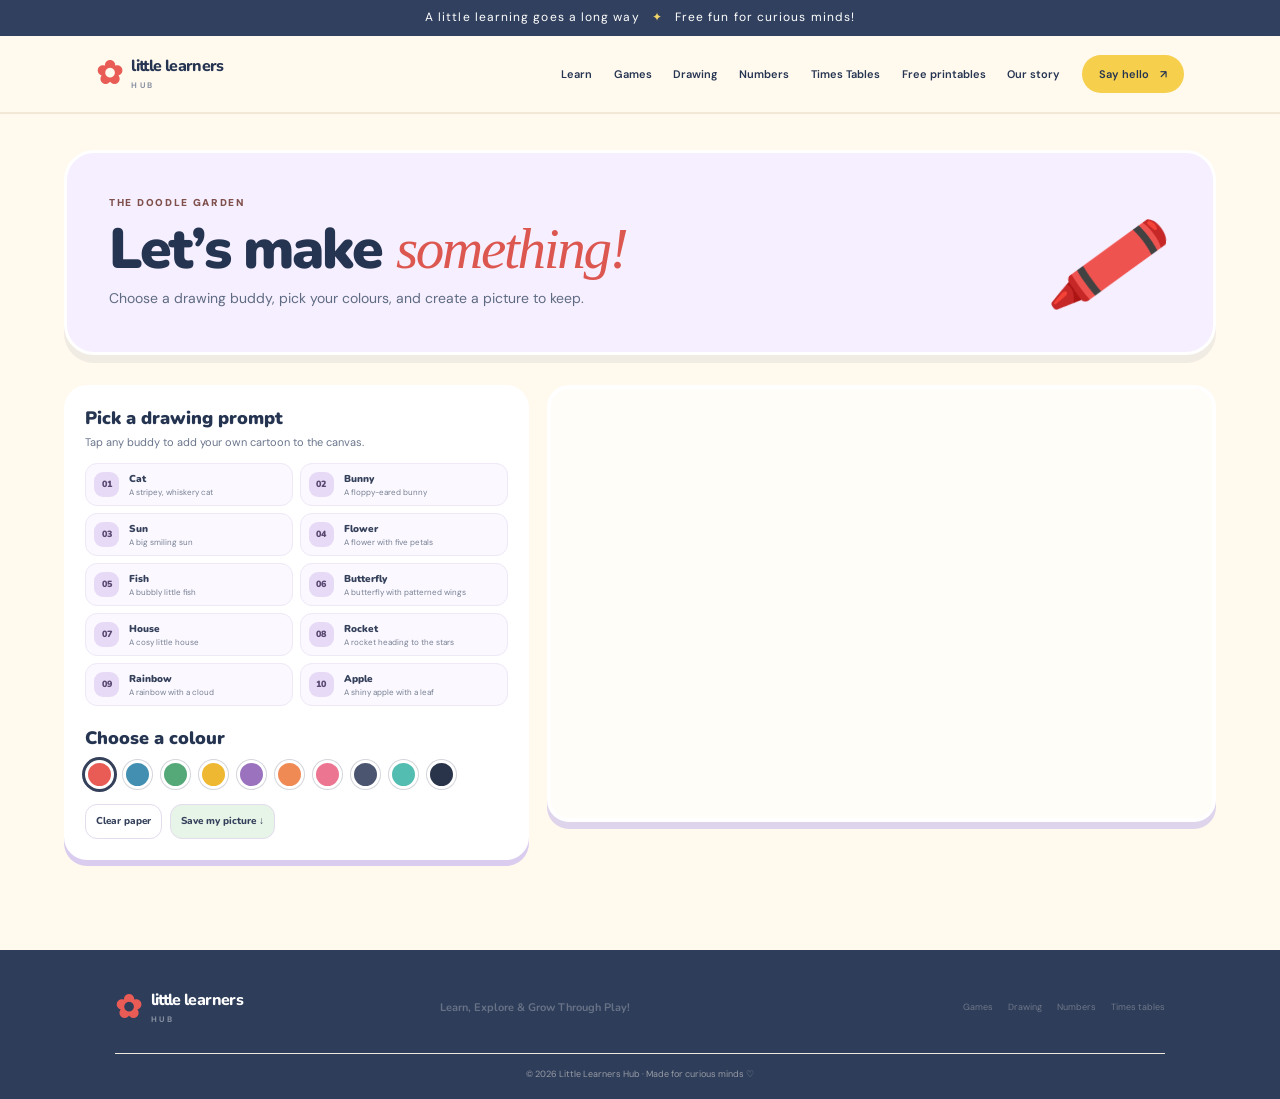
<file: drawing.html>
<!doctype html><html lang="en"><head><meta charset="utf-8"><meta name="viewport" content="width=device-width,initial-scale=1"><meta name="theme-color" content="#fff9ee"><meta name="description" content="Draw ten original cartoon friends in a free preschool art studio. Save your picture as a PNG."><title>Free Drawing Studio | Little Learners Hub</title><link rel="preconnect" href="https://fonts.googleapis.com"><link rel="preconnect" href="https://fonts.gstatic.com" crossorigin><link href="https://fonts.googleapis.com/css2?family=DM+Sans:wght@400;600;700&family=Nunito:wght@600;700;800;900&display=swap" rel="stylesheet"><link rel="stylesheet" href="styles.css"></head><body><div class="announcement">A little learning goes a long way <span>✦</span> Free fun for curious minds!</div><header class="header"><a class="brand" href="index.html" aria-label="Little Learners Hub home"><span class="brand-mark">✿</span><span>little learners<small>HUB</small></span></a><button class="menu-toggle" aria-label="Open menu" aria-expanded="false">☰</button><nav class="nav"><a href="index.html#resources">Learn</a><a href="games.html">Games</a><a href="drawing.html">Drawing</a><a href="numbers.html">Numbers</a><a href="times-tables.html">Times Tables</a><a href="index.html#freebies">Free printables</a><a href="index.html#about">Our story</a><a href="index.html#contact" class="nav-cta">Say hello <span>↗</span></a></nav></header><main class="subpage-shell drawing-page"><section class="subpage-intro intro-drawing"><span class="page-kicker">THE DOODLE GARDEN</span><h1>Let’s make <em>something!</em></h1><p>Choose a drawing buddy, pick your colours, and create a picture to keep.</p><span class="intro-doodle" aria-hidden="true">🖍️</span></section><div class="drawing-layout"><section class="drawing-tools"><h2>Pick a drawing prompt</h2><p>Tap any buddy to add your own cartoon to the canvas.</p><div class="prompt-grid" id="drawingPrompts"></div><h2>Choose a colour</h2><div class="drawing-palette" id="drawingPalette" role="group" aria-label="Drawing colours"></div><div class="drawing-actions"><button class="studio-tool" type="button" id="drawingClear">Clear paper</button><a class="studio-tool save-drawing" id="drawingSave" download="my-little-drawing.png">Save my picture ↓</a></div></section><canvas class="drawing-canvas" id="artCanvas" width="800" height="520" aria-label="Drawing paper. Draw with a finger, stylus, or mouse."></canvas></div></main><footer class="footer"><a class="brand footer-brand" href="index.html"><span class="brand-mark">✿</span><span>little learners<small>HUB</small></span></a><p>Learn, Explore &amp; Grow Through Play!</p><div class="footer-links"><a href="games.html">Games</a><a href="drawing.html">Drawing</a><a href="numbers.html">Numbers</a><a href="times-tables.html">Times tables</a></div><div class="copyright">© <span data-year></span> Little Learners Hub · Made for curious minds ♡</div></footer><script src="site.js"></script><script src="drawing.js"></script></body></html>
</file>
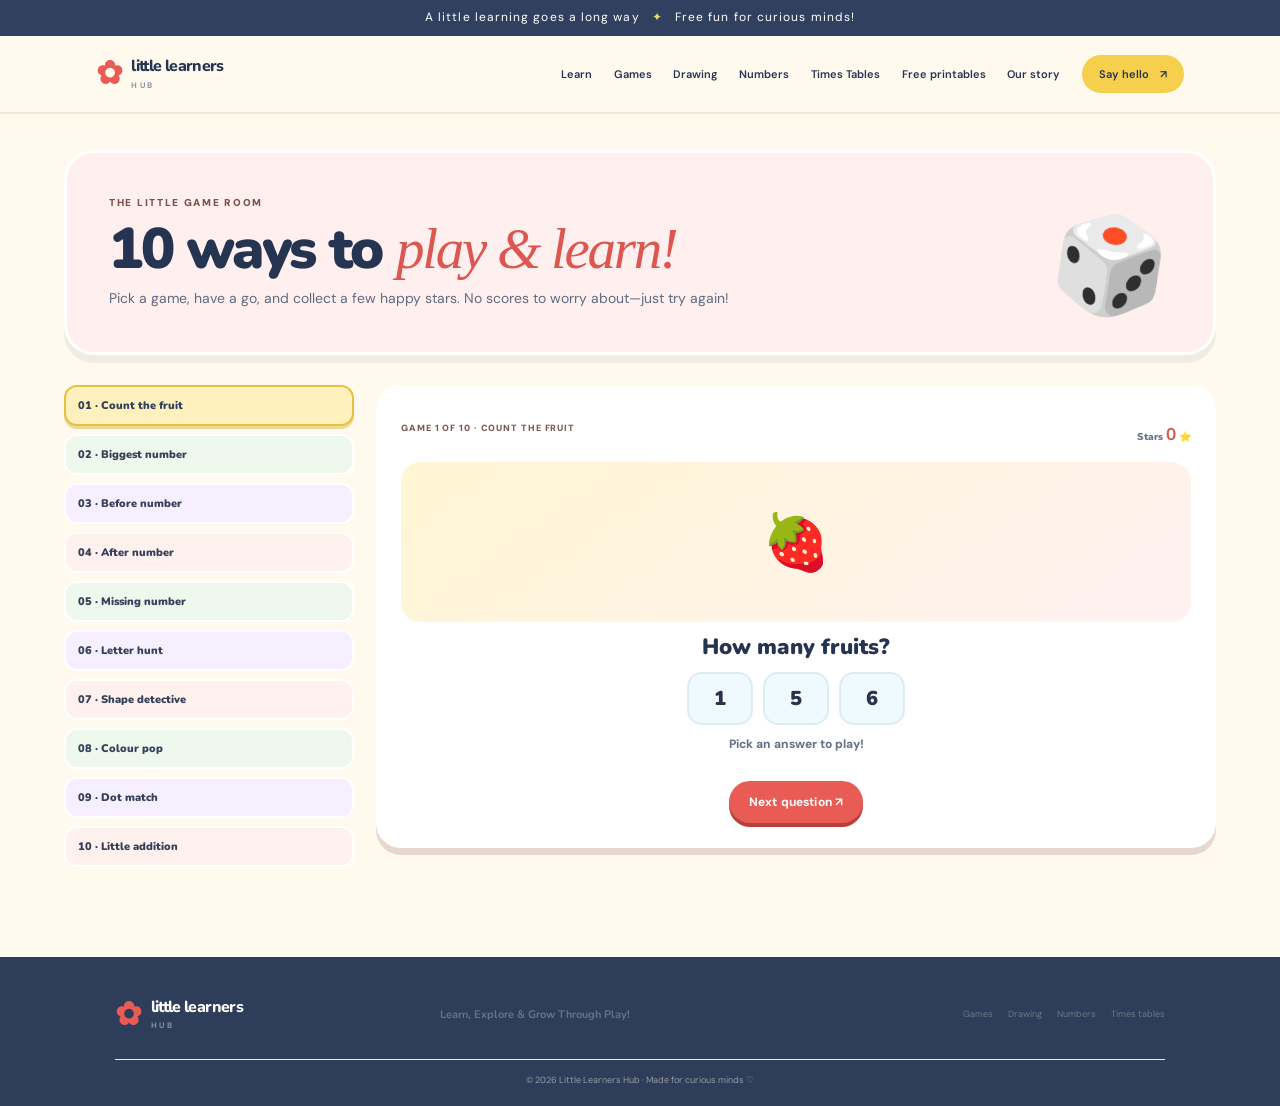
<file: games.html>
<!doctype html><html lang="en"><head><meta charset="utf-8"><meta name="viewport" content="width=device-width,initial-scale=1"><meta name="theme-color" content="#fff9ee"><meta name="description" content="Play ten free preschool games for counting, letters, shapes and early learning."><title>Free Kids Games | Little Learners Hub</title><link rel="preconnect" href="https://fonts.googleapis.com"><link rel="preconnect" href="https://fonts.gstatic.com" crossorigin><link href="https://fonts.googleapis.com/css2?family=DM+Sans:wght@400;600;700&family=Nunito:wght@600;700;800;900&display=swap" rel="stylesheet"><link rel="stylesheet" href="styles.css"></head><body><div class="announcement">A little learning goes a long way <span>✦</span> Free fun for curious minds!</div><header class="header"><a class="brand" href="index.html" aria-label="Little Learners Hub home"><span class="brand-mark">✿</span><span>little learners<small>HUB</small></span></a><button class="menu-toggle" aria-label="Open menu" aria-expanded="false">☰</button><nav class="nav"><a href="index.html#resources">Learn</a><a href="games.html">Games</a><a href="drawing.html">Drawing</a><a href="numbers.html">Numbers</a><a href="times-tables.html">Times Tables</a><a href="index.html#freebies">Free printables</a><a href="index.html#about">Our story</a><a href="index.html#contact" class="nav-cta">Say hello <span>↗</span></a></nav></header><main class="subpage-shell games-page"><section class="subpage-intro intro-games"><span class="page-kicker">THE LITTLE GAME ROOM</span><h1>10 ways to <em>play &amp; learn!</em></h1><p>Pick a game, have a go, and collect a few happy stars. No scores to worry about—just try again!</p><span class="intro-doodle" aria-hidden="true">🎲</span></section><div class="mission-layout"><aside class="mission-list" aria-label="Choose one of ten games" id="gameList"></aside><section class="mission-challenge" aria-live="polite"><div class="challenge-topline"><span id="gameNumberLabel">GAME 1 OF 10</span><span class="game-score">Stars <b id="gameScore">0</b> ⭐</span></div><div class="challenge-visual" id="challengeVisual"></div><h2 id="challengePrompt"></h2><div class="challenge-answers" id="challengeAnswers"></div><p id="challengeFeedback" class="challenge-feedback">Pick an answer to play!</p><button class="button button-coral" id="gameNext" type="button">Next question ↗</button></section></div></main><footer class="footer"><a class="brand footer-brand" href="index.html"><span class="brand-mark">✿</span><span>little learners<small>HUB</small></span></a><p>Learn, Explore &amp; Grow Through Play!</p><div class="footer-links"><a href="games.html">Games</a><a href="drawing.html">Drawing</a><a href="numbers.html">Numbers</a><a href="times-tables.html">Times tables</a></div><div class="copyright">© <span data-year></span> Little Learners Hub · Made for curious minds ♡</div></footer><script src="site.js"></script><script src="games.js"></script></body></html>
</file>
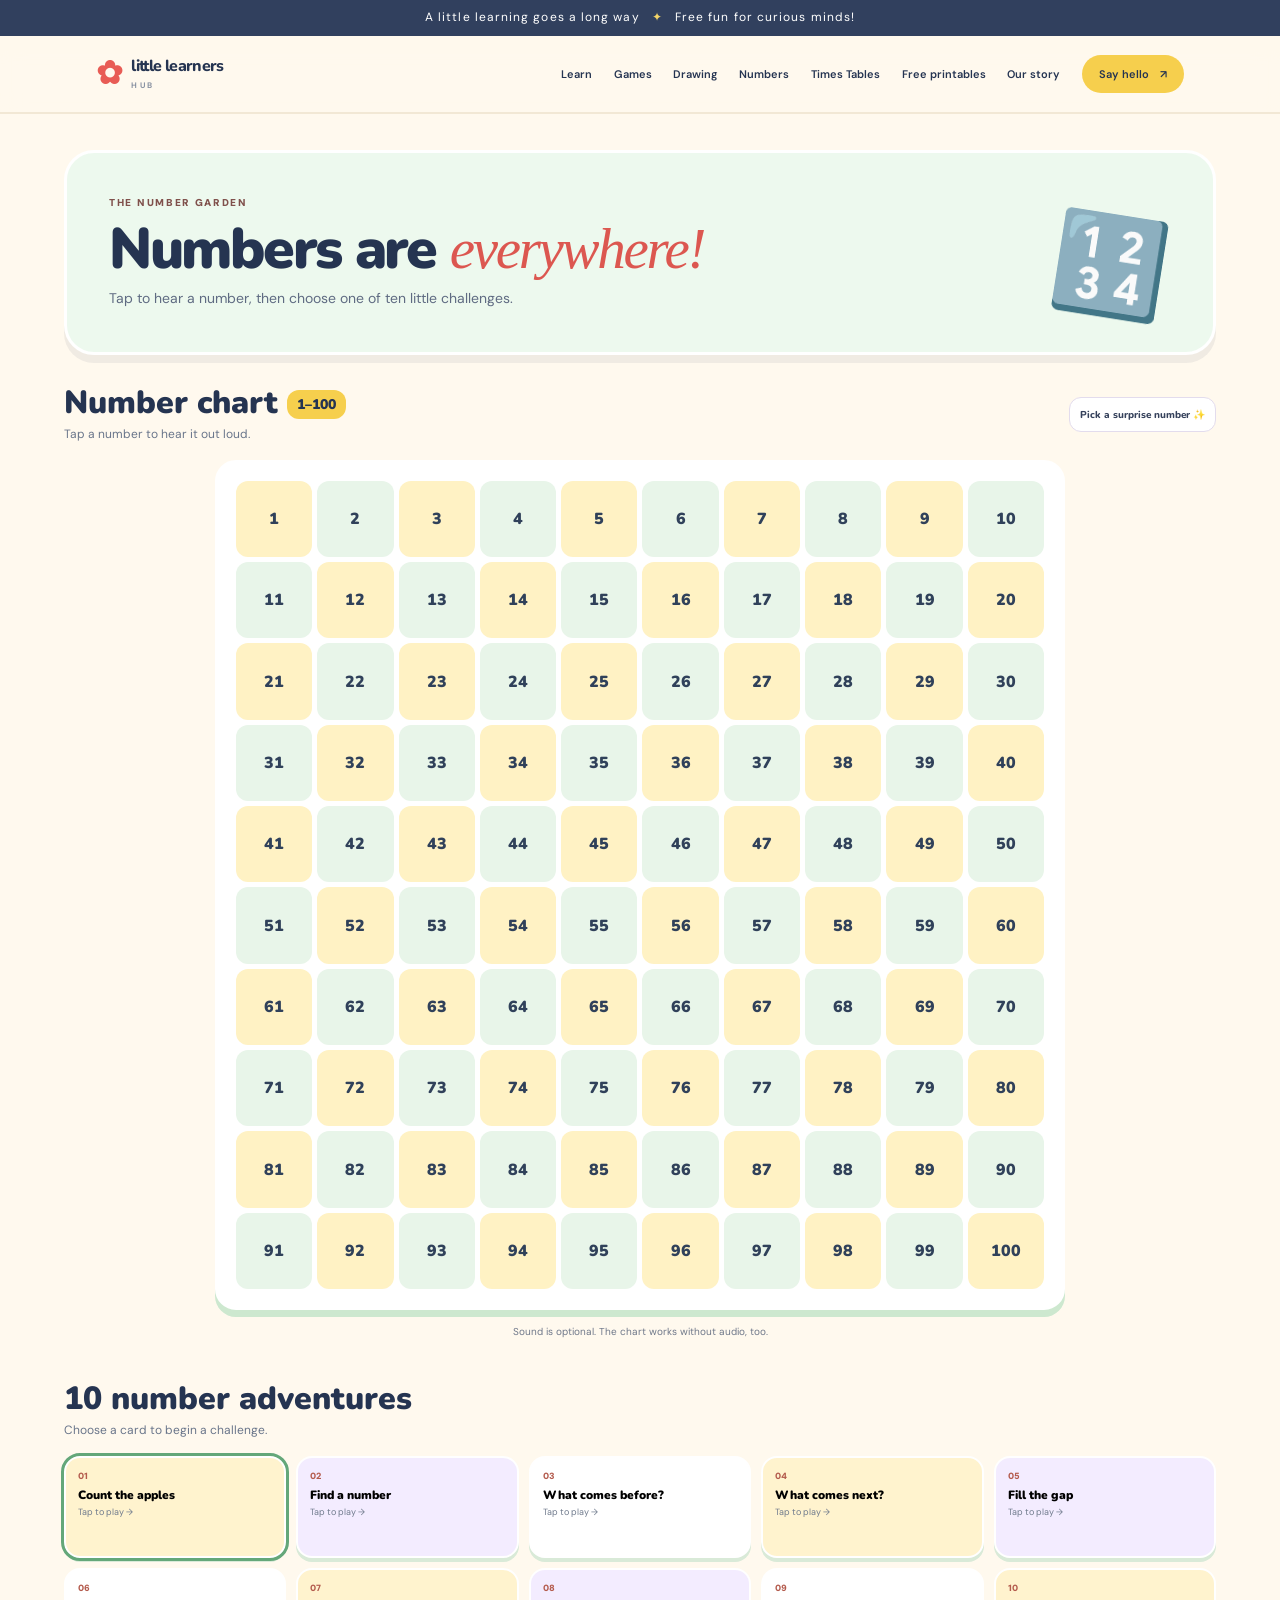
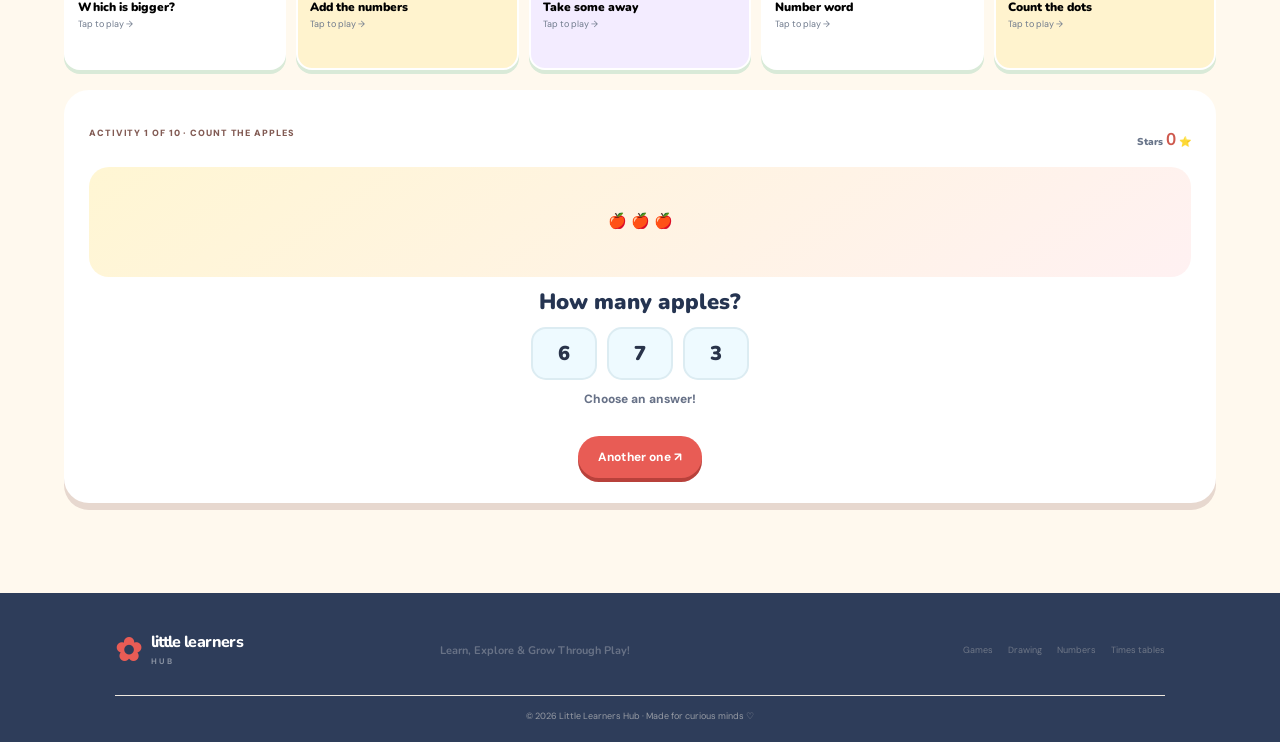
<file: numbers.html>
<!doctype html><html lang="en"><head><meta charset="utf-8"><meta name="viewport" content="width=device-width,initial-scale=1"><meta name="theme-color" content="#fff9ee"><meta name="description" content="Explore a free 1 to 100 chart and ten interactive preschool number activities."><title>Numbers 1–100 | Little Learners Hub</title><link rel="preconnect" href="https://fonts.googleapis.com"><link rel="preconnect" href="https://fonts.gstatic.com" crossorigin><link href="https://fonts.googleapis.com/css2?family=DM+Sans:wght@400;600;700&family=Nunito:wght@600;700;800;900&display=swap" rel="stylesheet"><link rel="stylesheet" href="styles.css"></head><body><div class="announcement">A little learning goes a long way <span>✦</span> Free fun for curious minds!</div><header class="header"><a class="brand" href="index.html" aria-label="Little Learners Hub home"><span class="brand-mark">✿</span><span>little learners<small>HUB</small></span></a><button class="menu-toggle" aria-label="Open menu" aria-expanded="false">☰</button><nav class="nav"><a href="index.html#resources">Learn</a><a href="games.html">Games</a><a href="drawing.html">Drawing</a><a href="numbers.html">Numbers</a><a href="times-tables.html">Times Tables</a><a href="index.html#freebies">Free printables</a><a href="index.html#about">Our story</a><a href="index.html#contact" class="nav-cta">Say hello <span>↗</span></a></nav></header><main class="subpage-shell numbers-page"><section class="subpage-intro intro-numbers"><span class="page-kicker">THE NUMBER GARDEN</span><h1>Numbers are <em>everywhere!</em></h1><p>Tap to hear a number, then choose one of ten little challenges.</p><span class="intro-doodle" aria-hidden="true">🔢</span></section><section class="number-chart-section"><div class="subsection-heading"><div><h2>Number chart <span>1–100</span></h2><p>Tap a number to hear it out loud.</p></div><button class="studio-tool" type="button" id="speakRandom">Pick a surprise number ✨</button></div><div class="number-table-wrap"><table class="number-table" aria-label="Number chart from 1 to 100"><tbody id="numberChart"></tbody></table></div><p class="number-hint">Sound is optional. The chart works without audio, too.</p></section><section class="number-activities"><div class="subsection-heading"><div><h2>10 number adventures</h2><p>Choose a card to begin a challenge.</p></div></div><div class="number-mission-grid" id="numberMissionGrid"></div><section class="number-challenge" id="numberChallenge" aria-live="polite"><div class="challenge-topline"><span id="numberActivityTitle">ACTIVITY 1 OF 10</span><span class="game-score">Stars <b id="numberScore">0</b> ⭐</span></div><div class="challenge-visual" id="numberVisual"></div><h2 id="numberPrompt">Choose an activity above!</h2><div class="challenge-answers" id="numberAnswers"></div><p class="challenge-feedback" id="numberFeedback" aria-live="polite">Ready when you are!</p><button class="button button-coral" id="numberNext" type="button">Another one ↗</button></section></section></main><footer class="footer"><a class="brand footer-brand" href="index.html"><span class="brand-mark">✿</span><span>little learners<small>HUB</small></span></a><p>Learn, Explore &amp; Grow Through Play!</p><div class="footer-links"><a href="games.html">Games</a><a href="drawing.html">Drawing</a><a href="numbers.html">Numbers</a><a href="times-tables.html">Times tables</a></div><div class="copyright">© <span data-year></span> Little Learners Hub · Made for curious minds ♡</div></footer><script src="site.js"></script><script src="numbers.js"></script></body></html>
</file>
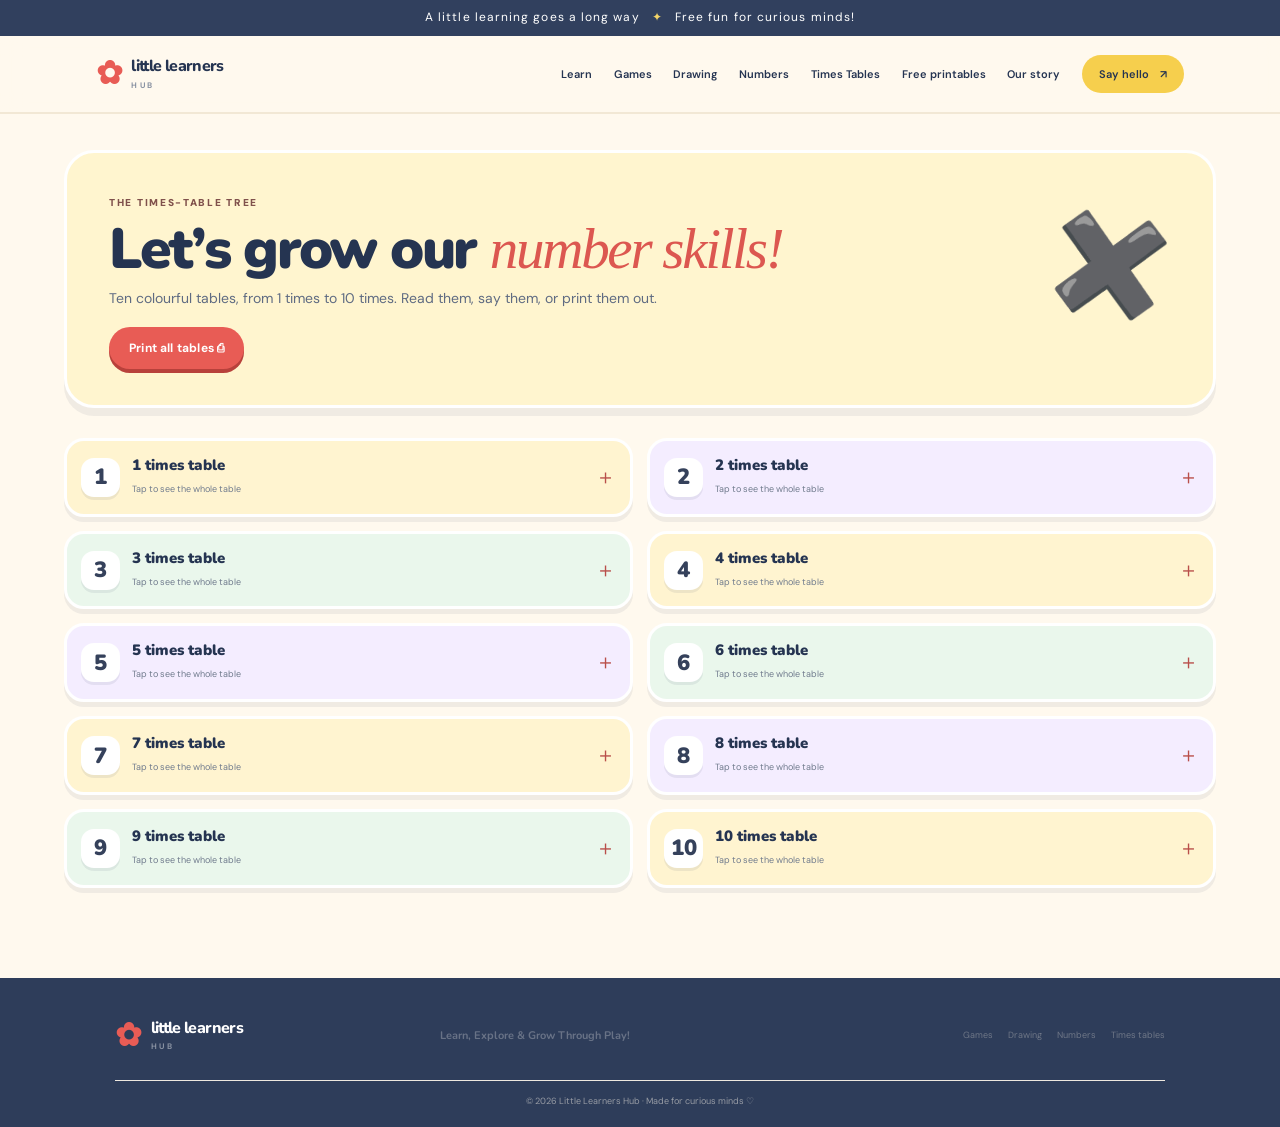
<file: times-tables.html>
<!doctype html><html lang="en"><head><meta charset="utf-8"><meta name="viewport" content="width=device-width,initial-scale=1"><meta name="theme-color" content="#fff9ee"><meta name="description" content="Explore and print ten colourful times tables, from one times table through ten."><title>Times Tables 1–10 | Little Learners Hub</title><link rel="preconnect" href="https://fonts.googleapis.com"><link rel="preconnect" href="https://fonts.gstatic.com" crossorigin><link href="https://fonts.googleapis.com/css2?family=DM+Sans:wght@400;600;700&family=Nunito:wght@600;700;800;900&display=swap" rel="stylesheet"><link rel="stylesheet" href="styles.css"></head><body><div class="announcement">A little learning goes a long way <span>✦</span> Free fun for curious minds!</div><header class="header"><a class="brand" href="index.html" aria-label="Little Learners Hub home"><span class="brand-mark">✿</span><span>little learners<small>HUB</small></span></a><button class="menu-toggle" aria-label="Open menu" aria-expanded="false">☰</button><nav class="nav"><a href="index.html#resources">Learn</a><a href="games.html">Games</a><a href="drawing.html">Drawing</a><a href="numbers.html">Numbers</a><a href="times-tables.html">Times Tables</a><a href="index.html#freebies">Free printables</a><a href="index.html#about">Our story</a><a href="index.html#contact" class="nav-cta">Say hello <span>↗</span></a></nav></header><main class="subpage-shell tables-page"><section class="subpage-intro intro-tables"><span class="page-kicker">THE TIMES-TABLE TREE</span><h1>Let’s grow our <em>number skills!</em></h1><p>Ten colourful tables, from 1 times to 10 times. Read them, say them, or print them out.</p><span class="intro-doodle" aria-hidden="true">✖️</span><button class="button button-coral print-button" type="button" onclick="window.print()">Print all tables ⎙</button></section><div class="times-table-grid" id="timesTableGrid"></div></main><footer class="footer"><a class="brand footer-brand" href="index.html"><span class="brand-mark">✿</span><span>little learners<small>HUB</small></span></a><p>Learn, Explore &amp; Grow Through Play!</p><div class="footer-links"><a href="games.html">Games</a><a href="drawing.html">Drawing</a><a href="numbers.html">Numbers</a><a href="times-tables.html">Times tables</a></div><div class="copyright">© <span data-year></span> Little Learners Hub · Made for curious minds ♡</div></footer><script src="site.js"></script><script src="tables.js"></script></body></html>
</file>
<file: styles.css>
:root{--ink:#29334a;--muted:#737b8d;--paper:#fffaf4;--white:#fff;--coral:#ef8f80;--pink:#f8d8dc;--blue:#d6ebf5;--yellow:#f8e7a8;--mint:#d8ecdf;--lav:#e8e0f4;--serif:Georgia,'Times New Roman',serif;--sans:'DM Sans',sans-serif;--round:'Nunito',sans-serif}*{box-sizing:border-box}html{scroll-behavior:smooth;scroll-padding-top:90px}body{margin:0;background:var(--paper);color:var(--ink);font-family:var(--sans);font-size:15px;line-height:1.65}a{color:inherit;text-decoration:none}button,input,textarea,select{font:inherit}.announcement{background:#34405a;color:white;text-align:center;padding:8px 15px;font-size:11px;letter-spacing:.06em}.announcement span{color:#f4d568;margin:0 8px}.header{height:78px;display:flex;align-items:center;justify-content:space-between;padding:0 7.5%;background:rgba(255,250,244,.94);position:sticky;top:0;z-index:20;border-bottom:1px solid #f2ebdf}.brand{display:flex;align-items:center;gap:9px;font:800 16px var(--round);line-height:1.05;letter-spacing:-.04em}.brand-mark{font-size:32px;color:#ed9989}.brand small{display:block;font:700 8px var(--sans);letter-spacing:.32em;margin-top:5px;color:#8992a2}.nav{display:flex;align-items:center;gap:29px;font-size:12px;font-weight:600}.nav a:not(.nav-cta){transition:color .2s}.nav a:hover,.text-link:hover{color:#d87d70}.nav-cta{padding:10px 17px;border-radius:30px;background:#f3e9dc}.nav-cta span{margin-left:8px}.menu-toggle{display:none;background:none;border:0;color:var(--ink);font-size:23px}.hero{min-height:565px;padding:55px 8% 42px;display:grid;grid-template-columns:1fr .96fr;align-items:center;gap:4%;overflow:hidden;background:linear-gradient(110deg,#fffaf4 55%,#fff6eb 55%)}.hero-copy{max-width:510px}.eyebrow{font:700 9px var(--sans);letter-spacing:.16em;color:#87909f;margin-bottom:17px}.eyebrow span{color:#e69875}.hero h1{font:800 clamp(48px,6.3vw,79px)/.99 var(--round);letter-spacing:-.055em;margin:0 0 22px}.hero h1 em,h2 em{font:italic 1em var(--serif);font-weight:400;color:#df897c;letter-spacing:-.05em}.hero-lead{font-size:15px;color:#687186;max-width:390px;line-height:1.8;margin-bottom:8px}.tagline{font:700 13px var(--round);letter-spacing:.025em;color:#4b566e}.hero-actions{display:flex;gap:11px;margin:25px 0}.button{display:inline-flex;align-items:center;justify-content:center;gap:18px;padding:13px 20px;border:0;border-radius:6px;font:700 11px var(--sans);cursor:pointer;transition:transform .2s,box-shadow .2s}.button:hover{transform:translateY(-2px);box-shadow:0 8px 20px #29334a19}.button span{font-size:15px}.button-coral{background:#ed9587;color:white}.button-cream{background:#f4e9d8;color:var(--ink)}.button-dark{background:#35415b;color:white}.hero-note{font-size:10px;color:#858b98;display:flex;align-items:center;gap:10px}.avatar-dots{color:#89b7a0;letter-spacing:-4px;font-size:13px}.hero-art{height:440px;position:relative;max-width:500px;width:100%;justify-self:center}.art-sun{position:absolute;right:12%;top:3%;width:230px;height:230px;border-radius:50%;background:#f8e6ab}.art-cloud{position:absolute;color:white;font-size:88px;text-shadow:0 4px 15px #988c6c15}.cloud-one{right:3%;top:15%}.cloud-two{left:4%;top:31%;font-size:58px}.rainbow{position:absolute;width:230px;height:130px;left:20%;top:26%;overflow:hidden}.rainbow div{position:absolute;border:12px solid;border-bottom:0;border-radius:150px 150px 0 0;left:0;right:0;bottom:0;height:130px;border-color:#e99a88}.rainbow div:nth-child(2){left:22px;right:22px;height:108px;border-color:#f1c66e}.rainbow div:nth-child(3){left:44px;right:44px;height:86px;border-color:#94bea5}.rainbow div:nth-child(4){left:66px;right:66px;height:64px;border-color:#9dc6d9}.art-book{position:absolute;width:208px;height:174px;left:28%;top:40%;background:#f6c9ce;border-radius:5px 16px 14px 5px;transform:rotate(-7deg);box-shadow:9px 9px 0 #df9ea2,15px 16px 24px #433b3130;border-left:10px solid #eaaab1;text-align:center;padding:12px}.book-face{width:77px;height:68px;border-radius:50%;margin:0 auto 3px;background:#f8e49e;color:#44516a;font:700 36px var(--round);line-height:68px}.book-title{font:800 17px/1 var(--round);color:#41516a}.book-flower{position:absolute;color:#fff;font-size:22px;right:13px;top:12px}.art-card{position:absolute;z-index:3;display:flex;flex-direction:column;align-items:center;justify-content:center;width:79px;height:73px;border-radius:8px;box-shadow:0 5px 14px #35334a18;font:800 14px var(--round);transform:rotate(8deg)}.art-card b{font-size:18px;color:#fff}.card-a{left:8%;top:36%;background:#a4cbd7;color:white}.card-b{right:5%;top:57%;background:#efad86;color:white;transform:rotate(-9deg)}.card-c{left:15%;bottom:4%;background:#a6c7aa;color:white;transform:rotate(-8deg)}.art-star{position:absolute;color:#ec9b83;font-size:30px}.star-a{left:16%;top:11%}.star-b{right:2%;top:39%;color:#9bbd9f}.star-c{right:19%;bottom:3%;color:#ebc95c}.art-caption{position:absolute;right:0;bottom:2%;font:italic 14px/1.3 var(--serif);color:#78827b;transform:rotate(5deg)}.trust-strip{display:flex;justify-content:center;align-items:center;gap:32px;padding:19px 10px;background:#f7f1e8;color:#667084;font:700 10px var(--round);letter-spacing:.04em}.trust-strip i{color:#d7b86f;font-style:normal}.section{padding:94px 9%}.section-heading{display:flex;align-items:end;justify-content:space-between;margin-bottom:31px}.section-heading h2,.about h2,.freebie-copy h2,.collab h2,.contact-copy h2{font:800 clamp(31px,4vw,43px)/1.15 var(--round);letter-spacing:-.045em;margin:0 0 8px}.section-heading p,.about-copy>p,.freebie-copy>p,.collab p,.contact-copy>p{color:#798194;font-size:13px;margin:0}.text-link{font-size:11px;font-weight:700;padding-bottom:6px}.text-link span{margin-left:7px}.resource-section{padding-bottom:90px}.resource-tools{display:flex;align-items:center;justify-content:space-between;gap:20px;margin-bottom:23px}.searchbox{width:min(360px,100%);height:42px;border:1px solid #ece7df;background:white;border-radius:5px;display:flex;align-items:center;padding:0 13px;color:#afb4bd}.searchbox>span{font:26px var(--sans);margin-right:9px}.searchbox input{border:0;outline:0;width:100%;font-size:11px;color:var(--ink)}.filters{display:flex;gap:8px}.filter{background:transparent;border:1px solid #ece6db;border-radius:25px;padding:9px 14px;color:#858b98;font-size:10px;cursor:pointer}.filter.active{background:#38435c;color:white;border-color:#38435c}.resource-grid{display:grid;grid-template-columns:repeat(4,1fr);gap:15px}.resource-card{border-radius:8px;background:white;padding:10px 10px 16px;border:1px solid #f2eee8;transition:transform .2s,box-shadow .2s}.resource-card:hover{transform:translateY(-4px);box-shadow:0 10px 23px #32384a12}.resource-art{height:132px;border-radius:5px;display:grid;place-items:center;position:relative;overflow:hidden}.resource-art .big-icon{font:800 46px var(--round);color:#fff;text-shadow:0 2px 6px #45454520}.resource-art .mini-icon{position:absolute;font-size:22px;right:17px;top:13px;color:#fff}.resource-card h3{font:800 14px var(--round);margin:13px 3px 4px}.resource-card p{font-size:10px;color:#818898;margin:0 3px 11px;min-height:32px}.resource-card a{font:700 10px var(--sans);color:#d77e70;margin-left:3px}.empty-state{text-align:center;color:#778091;padding:35px}.about{display:grid;grid-template-columns:.9fr 1fr;gap:9%;align-items:center;background:#f8f0e7}.about-art{height:370px;background:#e7f0e7;border-radius:47% 53% 43% 57%/50% 42% 58% 50%;position:relative;overflow:hidden}.about-art:before{content:'';position:absolute;width:195px;height:195px;border-radius:50%;background:#f4dbad;left:23%;top:17%}.about-tower{position:absolute;left:37%;top:28%;transform:rotate(-6deg)}.block{width:98px;height:80px;margin-top:-3px;border-radius:7px;display:grid;place-items:center;font:900 35px var(--round);color:white;box-shadow:inset 0 -7px #0000000c,0 4px 8px #7772}.block-pink{background:#e99ca1}.block-blue{background:#84b8cb;transform:rotate(7deg)}.block-yellow{background:#e8c567;transform:rotate(-4deg)}.block-green{background:#91b89b}.about-sticker{position:absolute;z-index:2;display:grid;place-items:center;text-align:center;font:800 14px/1.05 var(--round);color:white;border-radius:50%}.sticker-one{width:90px;height:90px;background:#dc907d;top:13%;right:10%;transform:rotate(9deg)}.sticker-two{width:55px;height:55px;background:#eacb68;left:13%;bottom:20%;font-size:30px}.about-scribble{position:absolute;right:9%;bottom:10%;font:italic 18px/1.1 var(--serif);color:#718878;transform:rotate(-8deg)}.about-copy h2{margin-bottom:17px}.about-copy>p{line-height:1.85;margin-bottom:12px;max-width:500px}.values{margin-top:22px;border-top:1px solid #e9dfd1}.values>div{display:grid;grid-template-columns:35px 1fr;column-gap:10px;padding:13px 0;border-bottom:1px solid #e9dfd1}.values>div>span{grid-row:span 2;color:#db897b;font:italic 15px var(--serif)}.values b{font:800 12px var(--round)}.values small{font-size:10px;color:#808796}.shop-section{background:#fffdf9}.shop-note{font-size:10px;color:#858b98;background:#f7f2e9;border-radius:20px;padding:8px 13px}.product-grid{display:grid;grid-template-columns:repeat(3,1fr);gap:19px}.product-card{border:1px solid #f0ebe2;background:white;border-radius:7px;overflow:hidden}.product-art{height:205px;display:grid;place-items:center;position:relative;overflow:hidden}.product-art:after{content:'';position:absolute;width:155px;height:155px;background:#ffffff70;border-radius:50%}.product-illustration{position:relative;z-index:1;width:130px;height:155px;background:#fffdf8;box-shadow:5px 7px 0 #34324420,0 8px 20px #5044351c;transform:rotate(-5deg);display:flex;flex-direction:column;align-items:center;justify-content:center;gap:4px;border-radius:2px}.product-illustration .prod-top{font:900 10px var(--round);letter-spacing:.13em}.product-illustration .prod-main{font:900 37px var(--round);color:#e79481}.product-illustration .prod-sub{font:700 9px var(--round);color:#69758a}.product-illustration .prod-dots{font-size:19px;color:#8eb9a0;letter-spacing:3px}.product-info{padding:15px 16px 16px}.product-kind{font:700 8px var(--sans);letter-spacing:.13em;color:#9ba1ac}.product-info h3{font:800 15px var(--round);margin:5px 0 4px}.product-info p{font-size:10px;line-height:1.65;color:#818898;margin:0 0 13px;min-height:33px}.product-bottom{display:flex;align-items:center;justify-content:space-between}.price{font:900 15px var(--round)}.price small{font:500 9px var(--sans);color:#838a96}.enquire-button{background:#35415b;color:white;border:0;border-radius:4px;padding:9px 11px;font:700 9px var(--sans);cursor:pointer}.shop-footnote{font-size:10px;color:#868b96;text-align:center;margin-top:22px}.shop-footnote a{color:#ce7e71;text-decoration:underline}.freebie-section{display:grid;grid-template-columns:.9fr 1fr;align-items:center;gap:10%;background:#dcefe5;padding-top:70px;padding-bottom:70px}.freebie-art{height:260px;position:relative;display:grid;place-items:center}.freebie-sheet{width:240px;height:245px;padding:22px;background:#fffefa;box-shadow:9px 11px 0 #aecab8;transform:rotate(-5deg);text-align:center;position:relative}.sheet-sun{font-size:25px;color:#edc45b}.sheet-title{font:900 22px/1.05 var(--round);letter-spacing:.08em;color:#38445c;margin:4px}.sheet-letters{display:flex;justify-content:center;gap:9px;margin-top:12px}.sheet-letters i{font:900 20px var(--round);font-style:normal;background:#f6d8da;padding:7px;border-radius:4px;color:#d9827d}.sheet-letters i:nth-child(2){background:#d9eaf1;color:#6a9eb0}.sheet-letters i:nth-child(3){background:#f7e7b4;color:#ae8d35}.sheet-doodles{color:#9cbaa3;font-size:22px;margin-top:15px}.freebie-stamp{position:absolute;right:9%;top:10%;width:78px;height:78px;display:grid;place-items:center;border-radius:50%;background:#ee9482;color:white;text-align:center;font:900 14px/1 var(--round);transform:rotate(12deg);box-shadow:0 3px 0 #d67f72}.freebie-copy h2{margin-bottom:13px}.freebie-copy>p{margin-bottom:22px;max-width:400px}.freebie-copy>small{display:block;color:#778c7c;font-size:9px;margin-top:11px}.parent-section{background:#fffaf4}.article-grid{display:grid;grid-template-columns:repeat(3,1fr);gap:18px}.article-card{border-radius:7px;padding:17px;background:white;border:1px solid #f1ece5}.article-mint{background:#f0f7f0}.article-lavender{background:#f4f0f9}.article-yellow{background:#fbf6e5}.article-illustration{height:125px;display:grid;place-items:center;font-size:45px;color:#ecbb5e;position:relative}.article-illustration span{position:absolute;right:21%;top:15%;font-size:28px;color:#e79587}.article-meta{font-size:8px;letter-spacing:.13em;color:#9298a2;margin-top:8px}.article-card h3{font:800 16px/1.35 var(--round);margin:8px 0 11px}.article-card details{border-top:1px solid #dedfd7;padding-top:9px;font-size:10px;color:#71798a}.article-card summary{cursor:pointer;font-weight:700;color:#d27d70}.article-card details p{line-height:1.7}.collab{display:flex;align-items:center;gap:35px;background:#f7e1df;padding-top:55px;padding-bottom:55px}.collab-shape{width:105px;height:105px;flex:none;background:#efb9b5;border-radius:50%;display:grid;place-items:center;color:white;font-size:58px;position:relative}.collab-shape span{position:absolute;font-size:22px;right:-3px;top:3px;color:#d79953}.collab>div:nth-child(2){flex:1}.collab h2{font-size:32px}.collab p{max-width:480px;margin-bottom:12px}.collab-tags{display:flex;gap:7px;flex-wrap:wrap}.collab-tags span{font-size:8px;background:#fff8f2;padding:6px 9px;border-radius:20px;color:#777c89}.contact-section{display:grid;grid-template-columns:1fr .85fr;gap:12%;background:#fffdf9}.contact-copy h2{margin-bottom:12px}.contact-copy>p{max-width:420px;margin-bottom:22px;line-height:1.8}.contact-line{display:flex;align-items:center;gap:13px;padding:12px 2px;border-bottom:1px solid #eee9e1;max-width:400px}.contact-icon{width:34px;height:34px;border-radius:50%;background:#f7e7dc;display:grid;place-items:center;color:#d58775;font-size:16px}.contact-line>span:nth-child(2){flex:1}.contact-line small{display:block;font-size:7px;letter-spacing:.12em;color:#9299a3}.contact-line b{font:700 11px var(--round)}.contact-line>span:last-child{color:#9299a3}.contact-note{font-size:9px;color:#9299a3;margin-top:15px;max-width:390px}.contact-note code{font-size:9px;background:#f3eee8;padding:2px 4px;border-radius:3px}.contact-form{background:#f6f1e9;border-radius:7px;padding:25px;position:relative}.contact-form h3{font:800 21px var(--round);margin:0 0 3px}.contact-form>p{font-size:10px;color:#7d8491;margin:0 0 17px}.form-sparkle{position:absolute;right:22px;top:16px;color:#e9b94f;font-size:25px}.contact-form label{display:block;font-size:9px;font-weight:700;margin-bottom:11px;color:#626b7c}.contact-form input,.contact-form textarea,.contact-form select{display:block;width:100%;margin-top:5px;border:1px solid #e6dfd5;background:#fffdfa;padding:10px;border-radius:4px;font-size:10px;outline-color:#ed9988;color:var(--ink)}.contact-form textarea{resize:vertical}.contact-form .button{width:100%}.form-status{font-size:10px;color:#627969;margin-top:8px}.newsletter{display:flex;align-items:center;gap:20px;padding:26px 9%;background:#38435b;color:white}.newsletter-icon{font-size:39px;color:#f1c46c}.newsletter>div:nth-child(2){flex:1}.newsletter h2{font:800 20px var(--round);margin:0}.newsletter p{font-size:10px;color:#d5d8e0;margin:2px 0 0}.footer{padding:38px 9% 18px;display:grid;grid-template-columns:1fr 1.3fr 1fr;align-items:center;gap:17px;background:#fffaf4}.footer-brand{width:max-content}.footer>p{font:700 11px/1.6 var(--round);color:#687286}.footer>p span{font:italic 11px var(--serif);color:#d78578}.footer-links{display:flex;gap:15px;justify-content:flex-end;font-size:9px;color:#6f7787}.copyright{grid-column:1/-1;border-top:1px solid #eee8df;padding-top:13px;margin-top:8px;text-align:center;font-size:9px;color:#979ba4}
@media(max-width:900px){.header{padding:0 5%}.nav{gap:15px;font-size:10px}.hero{padding-left:6%;padding-right:6%}.hero-art{transform:scale(.9);transform-origin:center}.section{padding-left:6%;padding-right:6%}.resource-grid{grid-template-columns:repeat(2,1fr)}.resource-art{height:155px}.about{gap:6%}.collab{gap:20px}.contact-section{gap:7%}}
@media(max-width:650px){.announcement{font-size:9px}.header{height:65px;padding:0 5%}.menu-toggle{display:block}.nav{display:none;position:absolute;top:64px;left:0;right:0;padding:16px 6% 22px;background:var(--paper);border-bottom:1px solid #eee5db;flex-direction:column;align-items:stretch;gap:0;box-shadow:0 10px 15px #3332}.nav.open{display:flex}.nav a{padding:10px 3px}.nav .nav-cta{padding:10px 13px;margin-top:5px}.hero{display:flex;flex-direction:column;text-align:center;padding:47px 6% 17px;gap:0;background:linear-gradient(180deg,#fffaf4 54%,#fff5eb 54%)}.hero-copy{display:flex;flex-direction:column;align-items:center}.hero h1{font-size:56px}.hero-lead{font-size:13px}.tagline{margin-top:10px}.hero-actions{justify-content:center;flex-wrap:wrap}.button{padding:12px 14px;font-size:10px}.hero-note{font-size:9px}.hero-art{height:330px;transform:scale(.82);transform-origin:top center;margin-bottom:-55px;width:125%}.trust-strip{gap:10px 15px;flex-wrap:wrap;font-size:8px;padding:13px 6%}.trust-strip i{display:none}.section{padding:65px 6%}.section-heading{align-items:start;gap:12px;flex-direction:column}.section-heading h2,.about h2,.freebie-copy h2,.contact-copy h2{font-size:35px}.section-heading p{font-size:11px}.resource-tools{align-items:stretch;flex-direction:column}.searchbox{width:100%}.filters{overflow:auto;padding-bottom:3px}.filter{white-space:nowrap}.resource-grid{gap:10px}.resource-card{padding:7px 7px 12px}.resource-art{height:115px}.resource-card h3{font-size:12px}.resource-card p{font-size:9px;min-height:42px}.about{display:flex;flex-direction:column-reverse;gap:32px}.about-art{width:100%;height:310px}.about-copy>p{font-size:12px}.product-grid{grid-template-columns:1fr;gap:14px}.product-art{height:185px}.shop-note{font-size:9px}.freebie-section{grid-template-columns:1fr;gap:15px;text-align:center;padding-top:52px;padding-bottom:55px}.freebie-art{height:245px}.freebie-copy>p{margin-left:auto;margin-right:auto}.freebie-copy .button{margin:auto}.article-grid{grid-template-columns:1fr;gap:12px}.article-card{padding:14px}.article-illustration{height:90px}.collab{display:grid;grid-template-columns:64px 1fr;gap:15px;padding-top:37px;padding-bottom:37px}.collab-shape{width:62px;height:62px;font-size:37px}.collab-shape span{font-size:14px}.collab h2{font-size:26px}.collab p{font-size:10px}.collab-tags{gap:5px}.collab-tags span{font-size:7px;padding:5px 7px}.collab>.button{grid-column:1/-1}.contact-section{grid-template-columns:1fr;gap:30px}.contact-form{padding:20px}.newsletter{padding:22px 6%;gap:12px;flex-wrap:wrap}.newsletter-icon{font-size:30px}.newsletter h2{font-size:16px}.newsletter p{font-size:9px}.newsletter .button{margin-left:42px}.footer{grid-template-columns:1fr 1fr;padding:30px 6% 15px}.footer>p{grid-row:2;grid-column:1/-1}.footer-links{grid-row:1;grid-column:2;flex-direction:column;align-items:flex-end;gap:5px}.copyright{font-size:8px}}

/* Design system refinements. Keep the existing layout and motion rules above intact. */
:root{--display:'Fraunces',Georgia,serif}
body{background-color:#fffaf4;background-image:radial-gradient(ellipse at 8% 7%,#f9e8df55 0,transparent 26%),radial-gradient(ellipse at 91% 46%,#e8eee355 0,transparent 28%)}
.announcement{background:#303a51;letter-spacing:.09em}
.header{backdrop-filter:blur(12px);background:#fffaf4ed}
.hero{background:radial-gradient(ellipse at 79% 45%,#f7efdf 0,#fff7eb 38%,transparent 66%),#fffaf4}
.hero h1,.section-heading h2,.about h2,.freebie-copy h2,.collab h2,.contact-copy h2{font-family:var(--display);font-weight:600;letter-spacing:-.045em}
.hero h1 em,h2 em{font-family:var(--display);font-style:italic;font-weight:500;color:#d57f71;letter-spacing:-.055em}
.eyebrow{color:#9a756d;letter-spacing:.18em}
.button{border-radius:4px;letter-spacing:.015em}
.button-coral{background:#df887a;box-shadow:0 4px 0 #c9766a}
.button-coral:hover{box-shadow:0 6px 0 #c9766a}
.button-cream{background:#f4e8d3}.button-dark{background:#35415b}
.art-book{background:#f1c6c6;box-shadow:8px 8px 0 #d79899,15px 18px 22px #433b3122}
.trust-strip{background:#f4eee4;color:#58647b}
.resource-section,.shop-section,.contact-section{background-color:#fffdf9}
.resource-card{border-color:#eee8df;border-radius:5px;box-shadow:0 3px 12px #3e394308}
.resource-card:hover{box-shadow:0 12px 24px #3e394312}
.resource-art{border-radius:3px;isolation:isolate}
.resource-art:before{content:'';position:absolute;width:115px;height:115px;border:1px solid #ffffff75;border-radius:50%;left:calc(50% - 57px);top:9px;pointer-events:none}
.resource-art .big-icon{font-family:var(--display);text-shadow:none;color:#38455d}
.resource-art .mini-icon{color:#fff}
.filter{border-color:#e6ded2;background:#fffdf9}.filter.active{background:#35415b}
.about{background:#f5efe6}.about-art{box-shadow:inset 0 0 0 1px #ffffff65}
.about-sticker{font-family:var(--display);font-style:italic;font-weight:600}
.product-card{border-color:#eee8df;border-radius:5px;box-shadow:0 4px 15px #3e394308}
.product-card:hover{box-shadow:0 14px 24px #3e394315}
.product-art{isolation:isolate}
.product-art:before{content:'✦';position:absolute;left:18%;top:16%;font-size:19px;color:#fff;opacity:.8;pointer-events:none}
.product-art:after{border:1px solid #ffffffa0;background:#ffffff35}
.product-illustration{border:1px solid #e9e2d8;box-shadow:5px 7px 0 #34324417,0 8px 20px #50443515}
.enquire-button{border-radius:3px;background:#35415b}
.freebie-section{background:#dcebe1}.freebie-sheet{border:1px solid #e9e2d8;box-shadow:8px 9px 0 #a7c2af}
.article-card{border-radius:5px;box-shadow:0 4px 15px #403b3509}
.article-card h3{font-family:var(--display);font-weight:600;letter-spacing:-.02em}
.collab{background:#f6e5e0}.collab-shape{box-shadow:inset -8px -10px 0 #dc9f9c55}
.collab-tags span{border:1px solid #f0e4db}
.contact-form{background:#f5f0e8;border:1px solid #eee6da;box-shadow:0 10px 30px #4037290b}
.contact-form h3{font-family:var(--display);font-weight:600}
.contact-form input,.contact-form textarea,.contact-form select{border-color:#e5ddd1;border-radius:3px}
.contact-line:hover b,.footer-links a:hover{color:#d27d70}
.contact-icon{background:#f4e4d9}.newsletter{background:#35415b}
.newsletter h2{font-family:var(--display);font-weight:600}.footer{background:#fffaf4}
:focus-visible{outline:3px solid #df887a;outline-offset:3px}
.hero{position:relative;isolation:isolate}
.hero-shader{position:absolute;inset:0;width:100%;height:100%;z-index:-1;opacity:.52;mix-blend-mode:multiply;pointer-events:none}
.hero>*:not(.hero-shader){position:relative;z-index:1}

/* Punchier brand accents; colour-only overrides preserve the current geometry. */
:root{--coral:#c9544a;--pink:#f3b4be;--blue:#9ed3e5;--yellow:#f4cf5c;--mint:#a9d6b7;--lav:#c7b4e6}
.hero-shader{opacity:.72}
.hero{background:radial-gradient(ellipse at 79% 45%,#f3e5c5 0,#fff4e4 38%,transparent 66%),#fffaf4}
.hero h1 em,h2 em{color:#c85f55}
.eyebrow{color:#875047}
.button-coral{background:#c9544a;box-shadow:0 4px 0 #963d38}
.button-coral:hover{box-shadow:0 6px 0 #963d38}
.button-cream{background:#f2d987}
.art-sun{background:#f4cf5c}.card-a{background:#65b2ca}.card-b{background:#e88763}.card-c{background:#79b58a}
.art-book{background:#f3b4be;box-shadow:8px 8px 0 #d77c89,15px 18px 22px #433b3122}
.trust-strip{background:#f3e8d5;color:#485670}
.about{background:#f5e7d4}.about-art{background:#d2ead7}.about-art:before{background:#f2d16d}
.block-pink{background:#ee8790}.block-blue{background:#59a9c5}.block-yellow{background:#efc448;color:#604b15}.block-green{background:#6eae7b}
.sticker-one{background:#d87867}.sticker-two{background:#e4ba3e}
.product-illustration .prod-main{color:#d65f57}.enquire-button{background:#35415b}
.freebie-section{background:#c5e5ce}.freebie-sheet{box-shadow:8px 9px 0 #83b994}
.sheet-letters i{background:#f3b5bd;color:#a93f51}.sheet-letters i:nth-child(2){background:#a8d6e5;color:#287a98}.sheet-letters i:nth-child(3){background:#f5d56f;color:#8b6811}
.article-mint{background:#deefdf}.article-lavender{background:#e6daf3}.article-yellow{background:#f7e6a6}
.article-illustration{color:#bf8b21}.article-illustration span{color:#cf685e}
.collab{background:#f1cec7}.collab-shape{background:#e99a91;box-shadow:inset -8px -10px 0 #ca716c66}
.contact-icon{background:#f3d6c5;color:#a9463d}.contact-line:hover b,.footer-links a:hover{color:#bc574d}
.video-section{background:#fffaf4}.video-tools{display:flex;align-items:center;gap:12px;flex-wrap:wrap;margin:0 0 14px}.video-tools .searchbox{flex:1 1 260px}.video-category-label{font-size:11px;color:#687186}.video-tools select{min-width:185px;padding:11px 13px;border:1px solid #ece6db;border-radius:6px;background:#fff;color:#35415b;font-size:11px}.video-note{margin:0 0 24px;color:#70788b;font-size:11px}.video-grid{display:grid;grid-template-columns:repeat(4,minmax(0,1fr));gap:15px}.video-card{overflow:hidden;border-radius:8px;border:1px solid #eee8de;background:#fff}.video-thumb,.video-card iframe{display:block;position:relative;width:100%;aspect-ratio:16/9;border:0;background:#d9eaf0}.video-thumb{padding:0;cursor:pointer}.video-thumb img{width:100%;height:100%;object-fit:cover;display:block}.video-play{position:absolute;left:50%;top:50%;transform:translate(-50%,-50%);display:grid;place-items:center;width:42px;height:42px;border-radius:50%;background:#c9544a;color:#fff;font-size:15px;box-shadow:0 2px 9px #29334a44}.video-card-info{padding:12px}.video-card-info>span{font-size:9px;font-weight:800;letter-spacing:.08em;text-transform:uppercase;color:#bc574d}.video-card-info h3{font:800 13px var(--round);margin:5px 0 8px}.video-card-info a{font-size:10px;font-weight:700;color:#485670}.video-pagination{display:flex;justify-content:center;align-items:center;gap:18px;margin-top:24px}.video-pagination button{border:1px solid #e8e0d6;background:white;border-radius:24px;padding:8px 14px;color:#35415b;font-size:11px;cursor:pointer}.video-pagination button:disabled{opacity:.45;cursor:default}.video-pagination span{font-size:11px;color:#70788b}@media(max-width:900px){.video-grid{grid-template-columns:repeat(2,minmax(0,1fr))}}@media(max-width:560px){.video-grid{grid-template-columns:1fr}.video-category-label{width:100%}.video-tools select{width:100%}.video-note{font-size:10px}}
/* Kid-friendly infographic and activity table: decorative polish only, no new motion. */
.play-infographic{margin:18px 0 22px;padding:15px;border:2px dashed #deba62;border-radius:18px;background:linear-gradient(135deg,#fff8da,#fffdf5 58%,#fff0ef);box-shadow:0 5px 0 #ead9ae}.play-infographic-title{display:flex;align-items:center;gap:9px;flex-wrap:wrap;margin-bottom:12px}.play-infographic-title>span{display:grid;place-items:center;width:29px;height:29px;border-radius:50%;background:#f4cf5c;color:#6d561c;font-size:17px}.play-infographic-title b{font:800 15px var(--round);color:#35415b}.play-infographic-title small{margin-left:auto;color:#737b8d;font-size:10px}.learning-loop{list-style:none;margin:0;padding:0;display:grid;grid-template-columns:repeat(4,minmax(0,1fr));gap:9px}.learning-loop li{min-width:0;display:flex;flex-direction:column;align-items:flex-start;padding:10px;border:1px solid #ffffff;border-radius:13px;background:#fff;box-shadow:0 3px 0 #38435c12}.learning-loop li:nth-child(1){background:#fff0f1}.learning-loop li:nth-child(2){background:#edf8fc}.learning-loop li:nth-child(3){background:#eff8ef}.learning-loop li:nth-child(4){background:#f5effb}.loop-icon{display:grid;place-items:center;width:30px;height:30px;margin-bottom:5px;border-radius:50%;background:#fff;color:#35415b;font:900 15px var(--round);box-shadow:0 2px 0 #29334a16}.learning-loop li b{font:800 11px var(--round);line-height:1.25}.learning-loop li small{margin-top:4px;color:#697386;font-size:9px;line-height:1.4}.play-table-wrap{margin-top:30px;padding:20px;border:2px solid #d6e9d8;border-radius:17px;background:#f5fbf2;box-shadow:0 6px 0 #d6e9d8}.play-table-heading{display:flex;align-items:center;gap:12px;margin-bottom:14px}.play-table-heading>span{display:grid;place-items:center;width:42px;height:42px;border-radius:13px;background:#f5d56f;color:#695318;font-size:23px;transform:rotate(-4deg)}.play-table-heading h3{margin:0;font:900 20px var(--round);color:#35415b}.play-table-heading p{margin:2px 0 0;font-size:11px;color:#737b8d}.play-table-scroll{overflow-x:auto;border:1px solid #e4eadf;border-radius:11px;background:#fff}.play-table{width:100%;border-collapse:collapse;text-align:left;font-size:11px}.play-table th,.play-table td{padding:11px 12px;border-bottom:1px solid #edf0e9;vertical-align:middle}.play-table thead th{background:#e8f3e5;color:#44566a;font:800 10px var(--round);letter-spacing:.04em}.play-table tbody tr:last-child th,.play-table tbody tr:last-child td{border-bottom:0}.play-table tbody tr:nth-child(even){background:#fffcf3}.play-table tbody th{min-width:155px;font:800 11px var(--round);color:#35415b}.play-table tbody td{color:#687186}.table-doodle{display:inline-grid;place-items:center;width:27px;height:27px;margin-right:7px;border-radius:9px;color:#35415b;font:900 10px var(--round);vertical-align:middle}.doodle-pink{background:#f8d8dc}.doodle-blue{background:#d6ebf5;font-size:15px}.doodle-yellow{background:#f8e7a8}.doodle-mint{background:#d8ecdf}
.resource-card,.product-card,.article-card,.video-card{border-radius:13px;box-shadow:0 4px 0 #34405a0d}.resource-art{border-radius:9px}.button{border-radius:999px}.section-heading h2,.about h2{ text-wrap:balance }
@media(max-width:680px){.play-infographic{padding:12px}.learning-loop{grid-template-columns:repeat(2,minmax(0,1fr))}.play-infographic-title small{width:100%;margin-left:38px;margin-top:-8px}.play-table-wrap{padding:13px}.play-table{min-width:570px}}
/* Little Learners playroom refresh */
:root{--ink:#253451;--paper:#fff9ee;--coral:#e85c55;--pink:#f4a5b3;--blue:#86cfe1;--yellow:#f6cf4d;--mint:#9bd5aa;--lav:#c3a9ec;--round:'Nunito',sans-serif}
body{background:#fff9ee;color:#253451}.announcement{background:#31405e;font-size:12px}.header{background:#fff9eef2;border-bottom:2px solid #f2e8d5}.brand-mark{color:#e85c55}.nav{gap:clamp(9px,1.7vw,22px);font-size:11px}.nav a{white-space:nowrap}.nav-cta{background:#f6cf4d}.hero{background:radial-gradient(ellipse at 82% 15%,#ffebad 0,transparent 38%),linear-gradient(120deg,#fff9ee 55%,#fff1dc 55%)}.hero h1{color:#253451}.hero h1 em,h2 em{color:#dc5750}.button{border-radius:999px;font-size:12px}.button-coral{background:#e85c55;box-shadow:0 4px 0 #b8413b}.button-cream{background:#f6cf4d}.section-heading h2,.about h2,.contact-copy h2{color:#253451}.section-heading h2 em,.about h2 em{color:#dc5750}.resource-section{background:#f3fbff}.resource-card{border:2px solid #fff;border-radius:17px;background:#fff;box-shadow:0 5px 0 #cde8f2}.resource-art{border-radius:12px}.resource-card h3{font-size:15px}.video-section{background:#fff5e5}.about{background:#fcf2ff}.play-section{background:#fff1f0}.numbers-section{background:#eff9f0}.parent-section{background:#f5f0ff}.freebie-section{background:#ffe9b4}.collab{background:#f6d8e2}.contact-section{background:#f4fbff}.footer{background:#2e3d5a;color:white}.footer-links a:hover{color:#f6cf4d}.game-tabs{display:flex;justify-content:center;gap:11px;flex-wrap:wrap;margin:0 auto 17px}.game-tab{border:2px solid #fff;background:#fff;border-radius:999px;padding:11px 18px;color:#36415b;font:900 13px var(--round);box-shadow:0 4px 0 #35415b16;cursor:pointer}.game-tab.active{background:#f6cf4d;border-color:#f6cf4d;box-shadow:0 4px 0 #d5a919}.game-card{max-width:760px;margin:0 auto 35px;padding:24px;border:3px solid white;border-radius:24px;background:#fff;box-shadow:0 7px 0 #edc8c6;text-align:center}.game-visual{display:grid;place-items:center;min-height:120px;border-radius:18px;background:linear-gradient(135deg,#fff7cf,#fff1f2)}.fruit-row{display:flex;justify-content:center;gap:clamp(4px,2vw,18px);flex-wrap:wrap;font-size:clamp(38px,7vw,58px)}.big-letter{font:1000 80px/1 var(--round);color:#dc5750;text-shadow:3px 4px 0 #f6cf4d}.shape-row{display:flex;align-items:center;justify-content:center;gap:27px;font-size:57px}.shape-circle{color:#e85c55}.shape-triangle{color:#438fb1}.shape-square{color:#69a879}.game-prompt{margin:13px 0 9px;font:900 21px var(--round)}.game-answers{display:flex;justify-content:center;gap:12px;flex-wrap:wrap}.game-answer{min-width:70px;padding:11px 17px;border:2px solid #dcecf2;border-radius:15px;background:#f1fbff;color:#29334a;font:900 19px var(--round);cursor:pointer}.game-answer:hover:not(:disabled),.game-answer:focus-visible{background:#dff3fa;border-color:#72bad1}.game-answer:disabled{opacity:.7;cursor:default}.game-feedback{min-height:25px;margin:10px 0;color:#606c83;font-weight:800}.game-feedback.correct{color:#358251}.game-feedback.try-again{color:#9d5c3e}.game-card .button{margin-top:3px}.game-score{margin-top:13px;font:800 12px var(--round);color:#667187}.game-score b{font-size:18px;color:#dc5750}.free-badge{padding:9px 14px;border-radius:999px;background:#f6cf4d;color:#544414;font:900 11px var(--round);white-space:nowrap}.cartoon-studio{display:grid;grid-template-columns:minmax(210px,.7fr) minmax(0,1.3fr);gap:20px;align-items:center;padding:19px;border:3px dashed #e89ca7;border-radius:24px;background:#fffdf9}.studio-copy h3{margin:0;font:900 25px/1.1 var(--round)}.studio-copy h3 em{color:#dc5750;font-family:Georgia,serif}.studio-copy p{font-size:12px;color:#6d7688}.studio-colours,.studio-tools{display:flex;gap:8px;flex-wrap:wrap;margin:13px 0}.colour-dot{width:28px;height:28px;padding:0;border:3px solid white;border-radius:50%;background:var(--dot);box-shadow:0 0 0 1px #d9d9d9;cursor:pointer}.colour-dot.selected{box-shadow:0 0 0 3px #35415b}.studio-tool{display:inline-flex;align-items:center;justify-content:center;min-height:35px;padding:6px 10px;border:1px solid #e3dced;border-radius:12px;background:#fff;color:#35415b;font:800 10px var(--round);cursor:pointer}.studio-tool:hover{background:#f5edff}.save-drawing{background:#e7f4e8}.cartoon-studio canvas{display:block;width:100%;height:auto;min-height:190px;border:2px solid #efe9dc;border-radius:16px;background:#fffdf8;touch-action:none;cursor:crosshair}.numbers-section .section-heading{align-items:center}.number-counter{padding:9px 17px;border-radius:18px;background:#f6cf4d;color:#4d421b;font:1000 22px var(--round);white-space:nowrap}.number-counter span{font-size:12px}.number-table-wrap{max-width:850px;margin:0 auto;padding:13px;border:3px solid white;border-radius:21px;background:#fff;box-shadow:0 7px 0 #cde8cf}.number-table{width:100%;border-collapse:separate;border-spacing:5px;table-layout:fixed}.number-table td{padding:0}.number-cell{width:100%;aspect-ratio:1/1;border:0;border-radius:12px;background:#e8f5e9;color:#30415a;font:900 clamp(11px,1.6vw,16px) var(--round);cursor:pointer}.number-table tr:nth-child(odd) td:nth-child(odd) .number-cell,.number-table tr:nth-child(even) td:nth-child(even) .number-cell{background:#fff2c4}.number-cell:hover,.number-cell.picked{background:#f2a8b5!important;color:#65323c;outline:2px solid #df768a}.number-hint{text-align:center;color:#67738a;font-size:11px;margin:14px 0 0}.play-infographic{border-color:#e7bb43;background:#fff8dc}.play-table-wrap{background:#f2fbef;border-color:#a9d6b7}.article-card{border:2px solid #fff}.section{scroll-margin-top:90px}a:focus-visible,button:focus-visible,input:focus-visible,select:focus-visible,textarea:focus-visible{outline:3px solid #457bce;outline-offset:3px}
@media(max-width:900px){.nav{gap:10px;font-size:10px}.header{padding-left:5%;padding-right:5%}.cartoon-studio{grid-template-columns:1fr}.cartoon-studio canvas{min-height:0}}
@media(max-width:700px){.hero{background:radial-gradient(ellipse at 82% 15%,#ffebad 0,transparent 38%),#fff9ee}.nav{gap:0}.nav a{white-space:normal}.section-heading{align-items:flex-start}.free-badge{font-size:9px}.number-counter{font-size:17px;padding:8px 11px}.number-table{border-spacing:3px}.number-cell{border-radius:8px}}
@media(max-width:390px){.number-table{border-spacing:2px}.number-table-wrap{padding:7px}.number-cell{font-size:10px;border-radius:6px}.game-card{padding:14px}.studio-tools{gap:5px}}
/* Four-page activity rooms */
.subpage-shell{width:min(1160px,90%);margin:0 auto;padding:36px 0 90px}.subpage-intro{position:relative;overflow:hidden;min-height:205px;margin:0 0 30px;padding:36px 42px;border:3px solid #fff;border-radius:30px;box-shadow:0 8px 0 #35415b12}.subpage-intro h1{max-width:800px;margin:5px 0 8px;font:1000 clamp(34px,5vw,57px)/1.04 var(--round);letter-spacing:-.04em;color:#253451}.subpage-intro h1 em{color:#dc5750;font-family:Georgia,serif;font-weight:500}.subpage-intro p{max-width:650px;margin:0;color:#5f6b82;font-size:14px}.page-kicker{font:900 10px var(--sans);letter-spacing:.17em;color:#80514c}.intro-doodle{position:absolute;right:45px;top:36px;font-size:clamp(58px,9vw,94px);transform:rotate(9deg)}.intro-games{background:#fff0ef}.intro-drawing{background:#f6efff}.intro-numbers{background:#edf9ee}.intro-tables{background:#fff5cf}.print-button{margin-top:17px}.pathways{background:#fffdf8}.pathway-grid{display:grid;grid-template-columns:repeat(4,minmax(0,1fr));gap:15px}.pathway-card{position:relative;min-height:225px;padding:18px;display:flex;flex-direction:column;align-items:flex-start;border:3px solid white;border-radius:22px;box-shadow:0 6px 0 #34415c16;transition:transform .2s,box-shadow .2s}.pathway-card:hover{transform:translateY(-3px);box-shadow:0 9px 0 #34415c18}.pathway-games{background:#ffedeb}.pathway-draw{background:#f1eaff}.pathway-numbers{background:#eaf8ea}.pathway-tables{background:#fff4cf}.pathway-art{font-size:38px}.pathway-count{margin:9px 0 4px;color:#795856;font:900 9px var(--sans);letter-spacing:.1em}.pathway-card>b{font:1000 20px var(--round)}.pathway-card small{margin:4px 0;color:#667188;font-size:10px}.pathway-go{margin-top:auto;padding-top:10px;color:#b64d4a;font:900 11px var(--round)}.subsection-heading{display:flex;align-items:center;justify-content:space-between;gap:14px;margin:24px 0 15px}.subsection-heading h2{margin:0;font:1000 clamp(23px,3vw,32px)/1.1 var(--round)}.subsection-heading h2 span{padding:5px 10px;border-radius:12px;background:#f6cf4d;font-size:14px;vertical-align:middle}.subsection-heading p{margin:5px 0 0;color:#69758a;font-size:12px}.mission-layout{display:grid;grid-template-columns:minmax(220px,290px) minmax(0,1fr);align-items:start;gap:22px}.mission-list{display:grid;gap:8px}.mission-choice{padding:11px 12px;text-align:left;border:2px solid #fff;border-radius:13px;background:#f5efff;color:#35415b;font:900 11px var(--round);cursor:pointer}.mission-choice:nth-child(3n+1){background:#fff1ed}.mission-choice:nth-child(3n+2){background:#eff8ed}.mission-choice.active{border-color:#e9bf3f;background:#fff1bd;box-shadow:0 3px 0 #ecd995}.mission-challenge,.number-challenge{min-height:390px;padding:22px;border:3px solid #fff;border-radius:25px;background:#fff;box-shadow:0 7px 0 #e7d8cf;text-align:center}.challenge-topline{display:flex;justify-content:space-between;align-items:center;gap:8px;color:#825b54;font:900 9px var(--sans);letter-spacing:.1em}.challenge-visual{display:grid;place-items:center;min-height:160px;margin:16px 0 9px;border-radius:20px;background:linear-gradient(145deg,#fff6d3,#fff1f2)}.mission-challenge h2,.number-challenge h2{margin:10px 0;font:1000 22px var(--round)}.challenge-answers{display:flex;justify-content:center;gap:10px;flex-wrap:wrap}.challenge-answer{min-width:66px;min-height:53px;padding:9px 15px;border:2px solid #dcecf2;border-radius:15px;background:#eefaff;color:#29334a;font:1000 20px var(--round);cursor:pointer}.challenge-answer:hover:not(:disabled){background:#fff0b9;border-color:#e1bd43}.challenge-answer:disabled{opacity:.68}.challenge-feedback{min-height:26px;margin:10px 0;color:#677187;font-size:12px;font-weight:800}.challenge-feedback.correct{color:#348350}.challenge-feedback.try-again{color:#b35a4e}.game-score{color:#69758a;font:900 10px var(--round);letter-spacing:0}.game-score b{color:#ce594e;font-size:17px}.emoji-row{font-size:clamp(34px,5vw,55px);line-height:1.5}.big-question,.big-letter{color:#de5b53;font:1000 clamp(54px,8vw,86px)/1 var(--round);text-shadow:4px 4px #f7d360}.number-run{color:#394764;font:1000 clamp(25px,5vw,46px)/1.2 var(--round)}.number-run span{color:#e65d56}.shape-sample{font-size:95px;text-shadow:2px 3px #29334a12}.color-pop{width:105px;height:105px;border:8px solid white;border-radius:50%;box-shadow:0 4px 0 #29334a20}.dice-dots{width:105px;height:105px;display:grid;place-content:center;grid-template-columns:repeat(3,13px);gap:10px;padding:18px;border:3px solid #394764;border-radius:20px;background:#fff}.dice-dots i{width:13px;height:13px;border-radius:50%;background:#e85c55}.mission-challenge .button,.number-challenge .button{margin-top:10px}.drawing-layout{display:grid;grid-template-columns:minmax(280px,.82fr) minmax(0,1.18fr);align-items:start;gap:18px}.drawing-tools{padding:18px;border:3px solid white;border-radius:23px;background:#fff;box-shadow:0 6px 0 #d9ccef}.drawing-tools h2{margin:0 0 3px;font:1000 18px var(--round)}.drawing-tools p{margin:0 0 12px;color:#6a758b;font-size:11px}.prompt-grid{display:grid;grid-template-columns:repeat(2,minmax(0,1fr));gap:7px;margin-bottom:20px}.drawing-prompt{display:grid;grid-template-columns:28px 1fr;gap:0 7px;align-items:center;padding:8px;text-align:left;border:1px solid #eee8f7;border-radius:12px;background:#fbf8ff;cursor:pointer}.drawing-prompt span{grid-row:span 2;display:grid;place-items:center;width:25px;height:25px;border-radius:9px;background:#e7daf6;color:#5a4871;font:900 9px var(--round)}.drawing-prompt b{font:900 10px var(--round);color:#35415b}.drawing-prompt small{font-size:8px;color:#778093;line-height:1.25}.drawing-prompt.active{border-color:#bda1e5;background:#f4edff}.drawing-palette{display:flex;flex-wrap:wrap;gap:9px;margin:10px 0}.palette-dot{width:29px;height:29px;border:3px solid white;border-radius:50%;background:var(--dot);box-shadow:0 0 0 1px #d4d6db;cursor:pointer}.palette-dot.selected{box-shadow:0 0 0 3px #35415b}.drawing-actions{display:flex;flex-wrap:wrap;gap:8px;margin-top:15px}.drawing-canvas{display:block;width:100%;height:auto;min-height:290px;border:4px solid white;border-radius:22px;background:#fffdf8;box-shadow:0 7px 0 #ded4ec;touch-action:none;cursor:crosshair}.number-chart-section{margin-bottom:40px}.number-table-wrap{max-width:850px}.number-hint{text-align:center;font-size:10px;color:#6e7789}.number-mission-grid{display:grid;grid-template-columns:repeat(5,minmax(0,1fr));gap:10px}.number-mission{min-height:102px;display:flex;flex-direction:column;align-items:flex-start;padding:12px;text-align:left;border:2px solid white;border-radius:16px;background:#fff;box-shadow:0 4px 0 #d9ead8;cursor:pointer}.number-mission:nth-child(3n+1){background:#fff3ce}.number-mission:nth-child(3n+2){background:#f3ecff}.number-mission.active{outline:3px solid #64a779}.number-mission>span{color:#b45c4e;font:900 9px var(--sans)}.number-mission>b{margin:5px 0 2px;font:1000 12px var(--round)}.number-mission small{color:#707b8d;font-size:9px}.number-challenge{margin-top:20px;min-height:330px;background:#fff}.number-challenge .challenge-visual{min-height:110px}.word-number{font:1000 44px var(--round);color:#548d65}.dot-row{font-size:42px;color:#e85c55}.times-table-grid{display:grid;grid-template-columns:repeat(2,minmax(0,1fr));gap:14px}.times-card{overflow:hidden;border:3px solid white;border-radius:20px;background:#fff;box-shadow:0 5px 0 #34415c12}.times-card:nth-child(3n+1){background:#fff4d0}.times-card:nth-child(3n+2){background:#f4edff}.times-card:nth-child(3n){background:#eaf7ec}.times-card summary{display:flex;align-items:center;gap:12px;padding:14px;list-style:none;cursor:pointer}.times-card summary::-webkit-details-marker{display:none}.times-number{display:grid;place-items:center;width:39px;height:39px;border-radius:13px;background:#fff;color:#35415b;font:1000 22px var(--round);box-shadow:0 3px 0 #34415c16}.times-card summary b{display:block;font:1000 15px var(--round)}.times-card summary small{color:#707b8d;font-size:9px}.times-open{margin-left:auto;color:#b94f4a;font-size:21px}.times-card[open] .times-open{transform:rotate(45deg)}.times-card-body{padding:0 14px 14px}.times-equations{width:100%;border-collapse:collapse;border-radius:12px;overflow:hidden;background:#fff;text-align:center}.times-equations th,.times-equations td{width:33.3%;padding:6px;border-bottom:1px solid #edf0eb;font-size:11px}.times-equations th{font-weight:900;color:#35415b}.times-equations tr:nth-child(even){background:#fffaf0}.times-equations tr:last-child th,.times-equations tr:last-child td{border:0}.print-button{cursor:pointer}
@media(max-width:900px){.pathway-grid{grid-template-columns:repeat(2,minmax(0,1fr))}.number-mission-grid{grid-template-columns:repeat(3,minmax(0,1fr))}.mission-layout{grid-template-columns:220px minmax(0,1fr)}.drawing-layout{grid-template-columns:1fr}.drawing-tools{order:2}.drawing-canvas{order:1}.nav{gap:8px;font-size:9px}}
@media(max-width:650px){.subpage-shell{width:92%;padding-top:22px}.subpage-intro{min-height:180px;padding:27px 22px}.subpage-intro p{max-width:75%;font-size:12px}.intro-doodle{right:20px;top:35px;font-size:52px}.mission-layout{grid-template-columns:1fr}.mission-list{grid-template-columns:repeat(2,minmax(0,1fr))}.mission-choice{font-size:9px;padding:9px 7px}.mission-challenge,.number-challenge{padding:14px;min-height:340px}.pathway-grid{gap:10px}.pathway-card{min-height:190px;padding:13px}.number-mission-grid{grid-template-columns:repeat(2,minmax(0,1fr))}.number-table{border-spacing:2px}.number-table-wrap{padding:6px}.number-cell{font-size:clamp(9px,3vw,13px);border-radius:6px}.times-table-grid{grid-template-columns:1fr}.drawing-canvas{min-height:180px}.subsection-heading{align-items:flex-start;flex-wrap:wrap}}
@media print{.announcement,.header,.footer,.print-button{display:none!important}.subpage-shell{width:100%;padding:0}.subpage-intro{min-height:0;padding:12px;border:0;box-shadow:none}.subpage-intro p{max-width:none}.times-table-grid{grid-template-columns:repeat(2,1fr);gap:8px}.times-card{break-inside:avoid;box-shadow:none;border:1px solid #bbb}.times-card:not([open]) .times-card-body{display:block}.times-card summary{padding:6px}.times-card-body{padding:0 6px 6px}.times-equations th,.times-equations td{padding:3px}}
</file>
